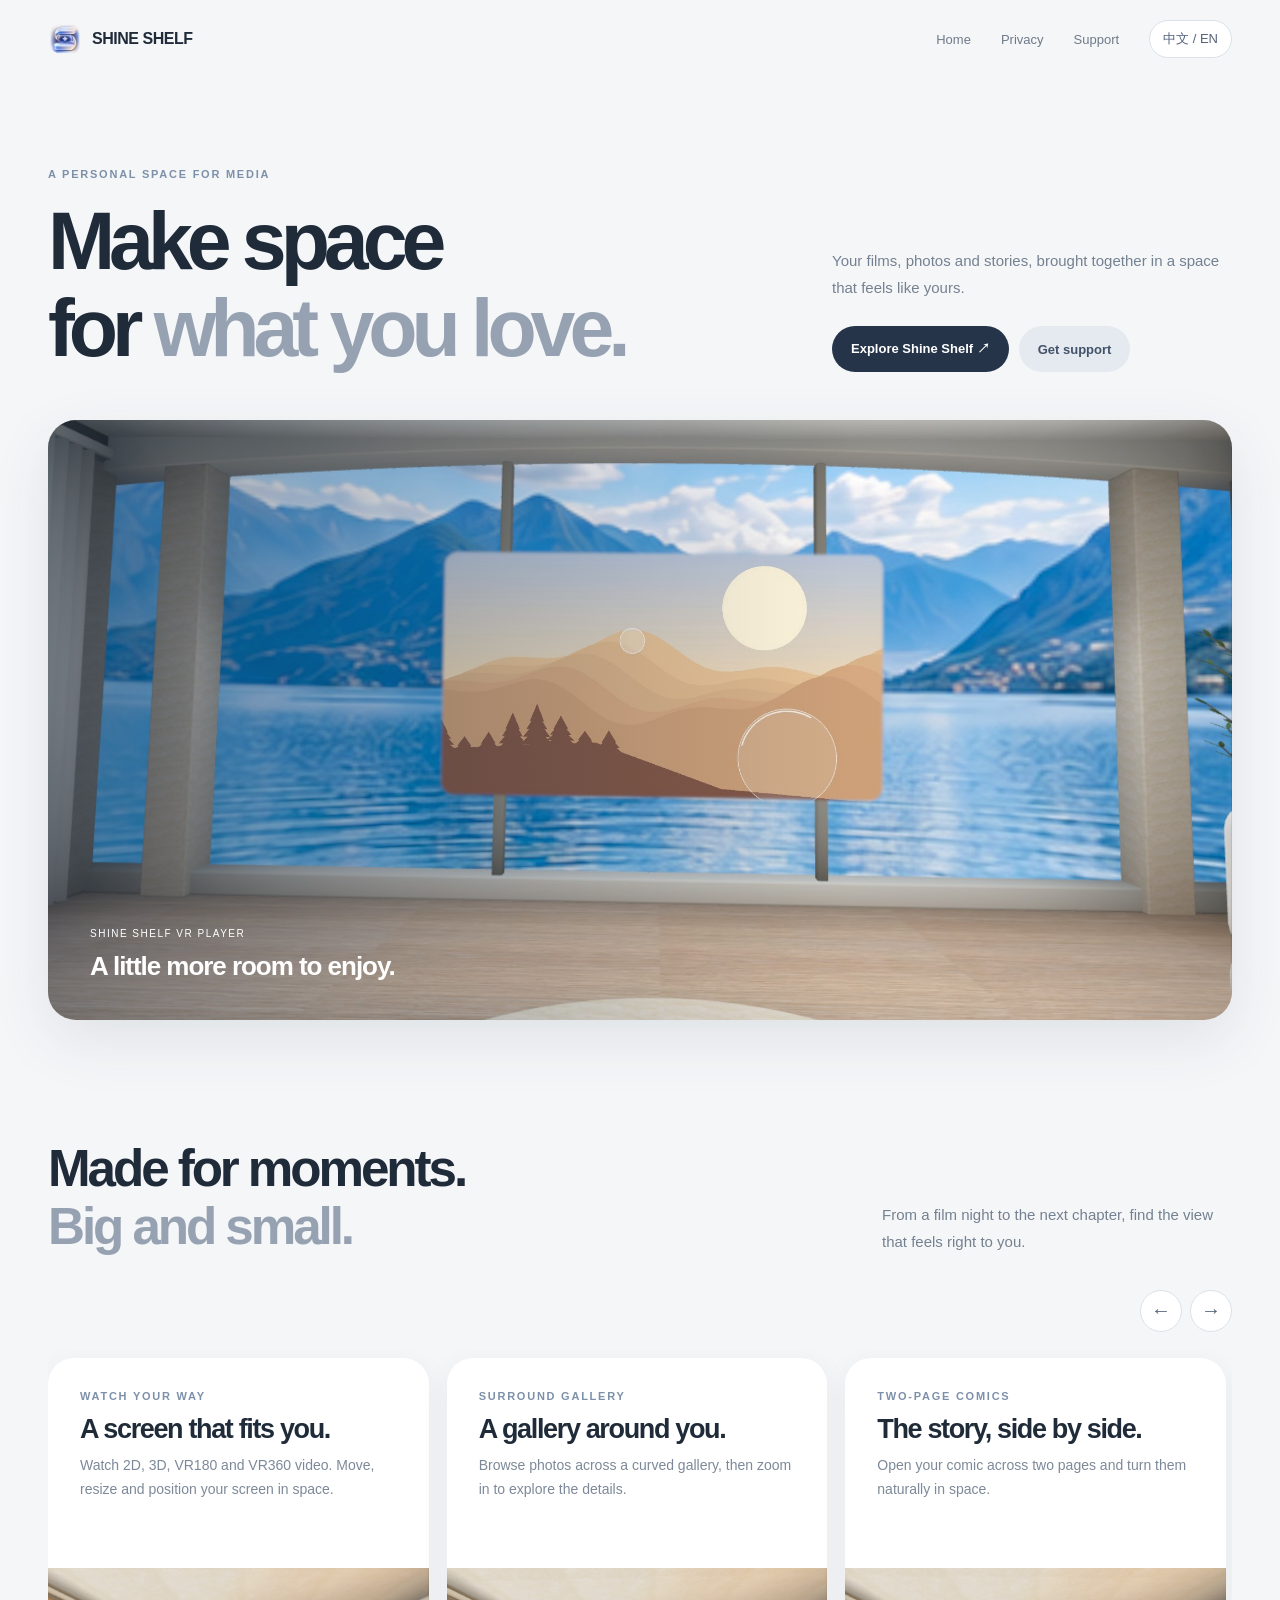
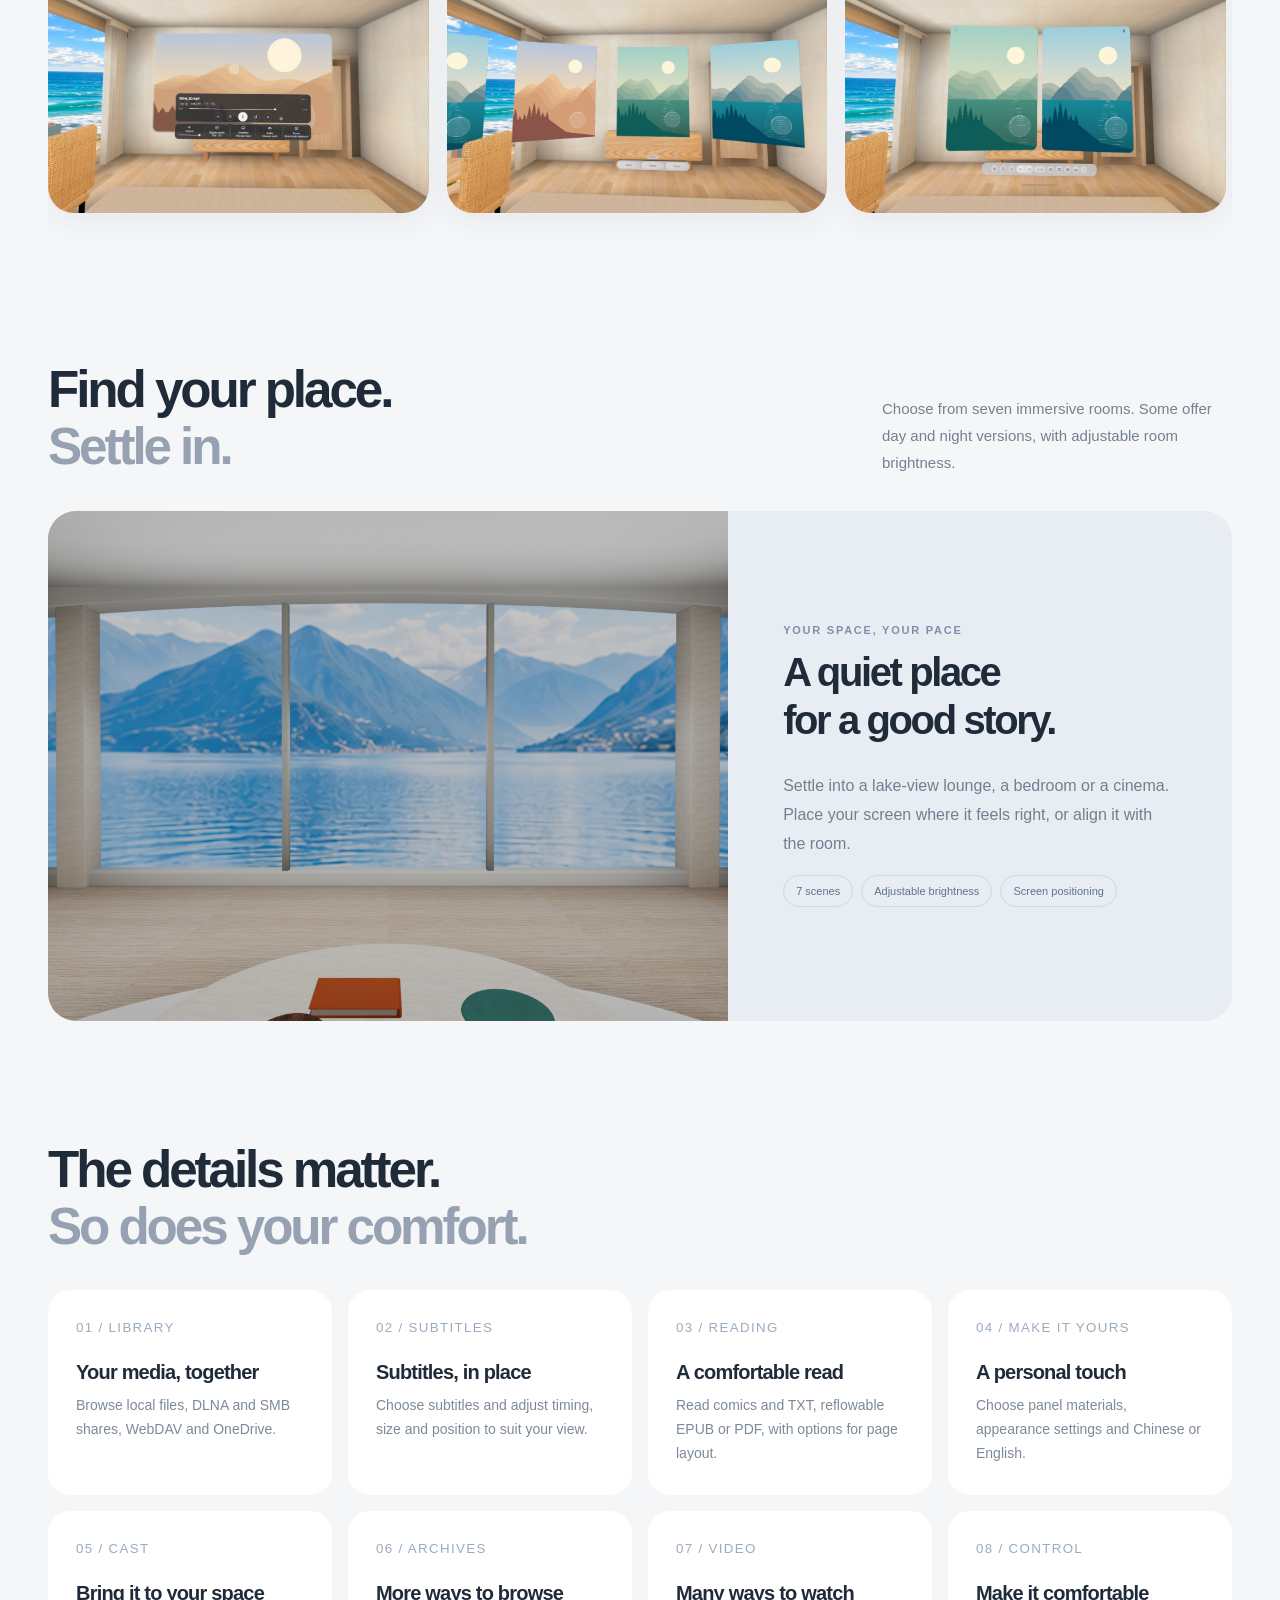
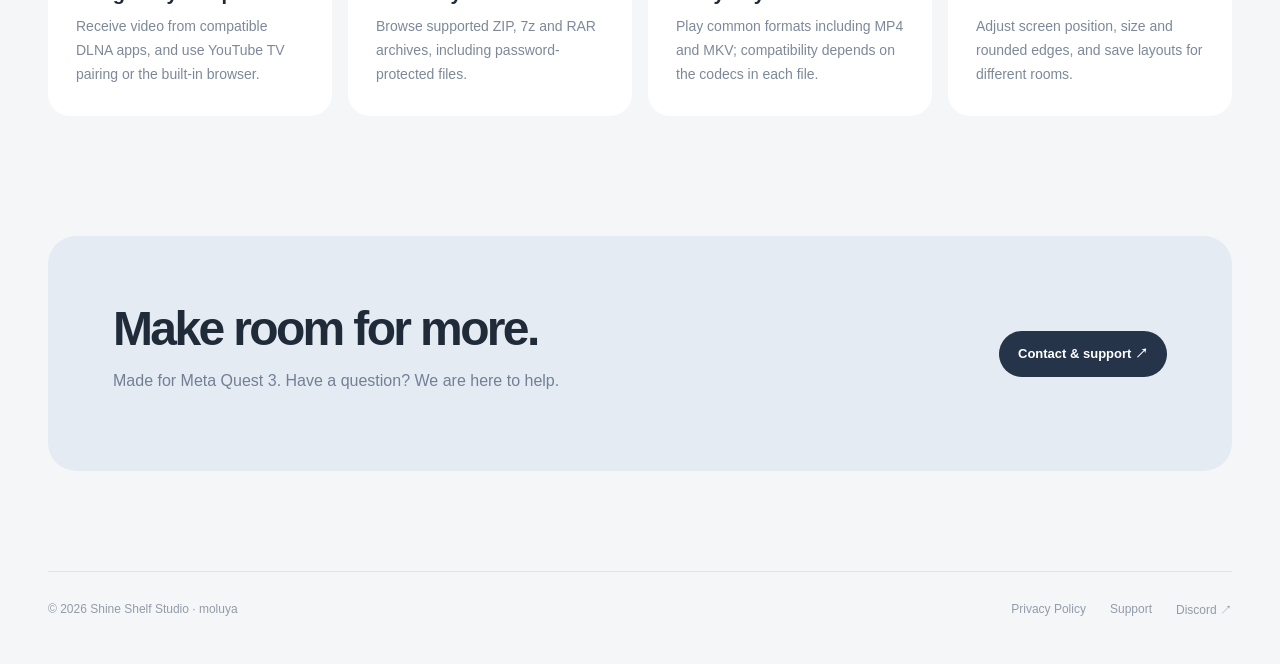
<file: index.html>
<!doctype html><html lang="zh-CN"><head><meta charset="utf-8"><meta name="viewport" content="width=device-width,initial-scale=1"><meta name="theme-color" content="#f5f6f8"><title>光匣 · Shine Shelf VR Player</title><link rel="icon" href="assets/icon.png"><link rel="stylesheet" href="styles.css"><script defer src="site.js"></script></head><body><header class="wrap nav"><a class="brand" href="index.html"><img src="assets/icon.png" alt=""><span>SHINE SHELF</span></a><nav class="links" aria-label="Main navigation"><a class="home-link" href="index.html" data-en="Home">首页</a><a href="privacy.html" data-en="Privacy">隐私政策</a><a href="support.html" data-en="Support">支持</a><button class="lang" type="button">EN / 中文</button></nav></header><main><section class="wrap hero"><div class="hero-top"><div><div class="overline">A PERSONAL SPACE FOR MEDIA</div><h1 data-en="Make space<br>for <span>what you love.</span>">给喜欢的内容，<br><span>留一方空间。</span></h1></div><div class="hero-text"><p data-en="Your films, photos and stories, brought together in a space that feels like yours.">电影、图片和故事，在这里相遇。戴上头显，为自己的片刻留一个更自在的空间。</p><div class="actions"><a class="button" href="#explore" data-en="Explore Shine Shelf ↗">探索光匣 ↗</a><a class="button secondary" href="support.html" data-en="Get support">获取支持</a></div></div></div><div class="hero-image"><img src="assets/hero.jpg" alt="光匣湖景场景中的视频播放画面" data-alt-en="Video playback in the lake-view room"><div class="hero-label"><small>SHINE SHELF VR PLAYER</small><strong data-en="A little more room to enjoy.">把喜欢，放大一点。</strong></div></div></section><section class="wrap section" id="explore"><div class="section-head"><h2 class="section-title" data-en="Made for moments.<br><span>Big and small.</span>">喜欢的瞬间，<br><span>都有自己的位置。</span></h2><p data-en="From a film night to the next chapter, find the view that feels right to you.">从一场电影到一本漫画，用舒服的方式，沉浸在你自己的内容里。</p></div><div class="carousel-controls"><button type="button" class="carousel-prev" aria-label="向左滑动">←</button><button type="button" class="carousel-next" aria-label="向右滑动">→</button></div><div class="cards" tabindex="0" aria-label="功能展示"><article class="card"><div class="copy"><div class="overline" data-en="WATCH YOUR WAY">自在观看</div><h3 data-en="A screen that fits you.">屏幕，为你而放。</h3><p data-en="Watch 2D, 3D, VR180 and VR360 video. Move, resize and position your screen in space.">2D、3D、VR180 与 VR360 视频。移动、缩放，找到刚刚好的观看位置。</p></div><img src="assets/video.jpg" alt="视频播放界面" data-alt-en="Video playback" loading="lazy"></article><article class="card"><div class="copy"><div class="overline" data-en="SURROUND GALLERY">环绕画廊</div><h3 data-en="A gallery around you.">让回忆，环绕眼前。</h3><p data-en="Browse photos across a curved gallery, then zoom in to explore the details.">在环绕画廊中浏览图片，轻轻滑动，放大查看每个细节。</p></div><img src="assets/gallery.jpg" alt="环绕图片画廊" data-alt-en="Surround photo gallery" loading="lazy"></article><article class="card"><div class="copy"><div class="overline" data-en="TWO-PAGE COMICS">双页漫画</div><h3 data-en="The story, side by side.">双页展开，故事更完整。</h3><p data-en="Open your comic across two pages and turn them naturally in space.">两页并排展开，用空间翻页开启下一章。</p></div><img src="assets/comic.jpg" alt="双页漫画阅读" data-alt-en="Two-page comic reader" loading="lazy"></article><article class="card"><div class="copy"><div class="overline" data-en="SINGLE-PAGE COMICS">单页漫画</div><h3 data-en="One page at a time.">一页一页，慢慢看。</h3><p data-en="Switch to a single page and find a comfortable view for every panel.">切换单页阅读，在舒适的视角里看清每一格。</p></div><img src="assets/comic-single.jpg" alt="单页漫画阅读" data-alt-en="Single-page comic reading" loading="lazy"></article><article class="card"><div class="copy"><div class="overline" data-en="EBOOKS">电子书</div><h3 data-en="A little space to read.">故事，有了自己的空间。</h3><p data-en="Read a book in one or two pages, and choose a comfortable text size and background.">单页或双页阅读，调整字号与背景，找到属于你的阅读节奏。</p></div><img src="assets/reading.jpg" alt="双页电子书阅读" data-alt-en="Two-page ebook reader" loading="lazy"></article></div></section><section class="wrap section"><div class="section-head"><h2 class="section-title" data-en="Find your place.<br><span>Settle in.</span>">换个场景，<br><span>换种心情。</span></h2><p data-en="Choose from seven immersive rooms. Some offer day and night versions, with adjustable room brightness.">七个沉浸场景，还有透视和纯色背景。部分场景可切换昼夜，房间亮度也能按喜好调整。</p></div><div class="scene"><img src="assets/lake.png" alt="湖景客厅场景示意" data-alt-en="Lake lounge scene preview" loading="lazy"><div class="scene-copy"><div class="overline">YOUR SPACE, YOUR PACE</div><h3 data-en="A quiet place<br>for a good story.">好故事，<br>值得一个好地方。</h3><p data-en="Settle into a lake-view lounge, a bedroom or a cinema. Place your screen where it feels right, or align it with the room.">湖畔客厅、卧室、影院……挑一个喜欢的空间，再将屏幕调整到舒服的位置。</p><div class="chips"><span class="chip" data-en="7 scenes">7 个场景</span><span class="chip" data-en="Adjustable brightness">亮度可调</span><span class="chip" data-en="Screen positioning">屏幕定位</span></div></div></div></section><section class="wrap section"><div class="section-head"><h2 class="section-title" data-en="The details matter.<br><span>So does your comfort.</span>">好用的细节，<br><span>让沉浸更自然。</span></h2></div><div class="features"><article class="feature"><small>01 / LIBRARY</small><h3 data-en="Your media, together">内容，汇聚一处</h3><p data-en="Browse local files, DLNA and SMB shares, WebDAV and OneDrive.">浏览本地文件、DLNA 与 SMB 共享、WebDAV 和 OneDrive。</p></article><article class="feature"><small>02 / SUBTITLES</small><h3 data-en="Subtitles, in place">字幕，恰到好处</h3><p data-en="Choose subtitles and adjust timing, size and position to suit your view.">选择字幕，调整时间、字号与位置，让观看更从容。</p></article><article class="feature"><small>03 / READING</small><h3 data-en="A comfortable read">读起来，刚刚好</h3><p data-en="Read comics and TXT, reflowable EPUB or PDF, with options for page layout.">漫画、TXT、可重排 EPUB 与 PDF，支持阅读布局调整。</p></article><article class="feature"><small>04 / MAKE IT YOURS</small><h3 data-en="A personal touch">风格，由你决定</h3><p data-en="Choose panel materials, appearance settings and Chinese or English.">面板材质、外观设置与中英文界面，按你的喜好选择。</p></article><article class="feature"><small>05 / CAST</small><h3 data-en="Bring it to your space">投屏，轻松观看</h3><p data-en="Receive video from compatible DLNA apps, and use YouTube TV pairing or the built-in browser.">接收兼容 DLNA 应用的视频投屏，也可使用 YouTube 电视配对或内置网页浏览器。</p></article><article class="feature"><small>06 / ARCHIVES</small><h3 data-en="More ways to browse">压缩包，也能浏览</h3><p data-en="Browse supported ZIP, 7z and RAR archives, including password-protected files.">浏览支持的 ZIP、7z 和 RAR 压缩包，也可输入密码访问加密文件。</p></article><article class="feature"><small>07 / VIDEO</small><h3 data-en="Many ways to watch">格式，多一种选择</h3><p data-en="Play common formats including MP4 and MKV; compatibility depends on the codecs in each file.">支持 MP4、MKV 等常见格式，实际兼容性取决于文件编码和设备。</p></article><article class="feature"><small>08 / CONTROL</small><h3 data-en="Make it comfortable">画面，随你调整</h3><p data-en="Adjust screen position, size and rounded edges, and save layouts for different rooms.">调整画面位置、大小与圆角边缘，并为不同场景记住布局。</p></article></div><div class="end"><div><h2 data-en="Make room for more.">为喜欢的内容，留点空间。</h2><p data-en="Made for Meta Quest 3. Have a question? We are here to help.">为 Meta Quest 3 打造。有问题或建议，欢迎告诉我们。</p></div><a class="button" href="support.html" data-en="Contact &amp; support ↗">联系与支持 ↗</a></div></section></main><footer class="wrap footer"><span>© 2026 Shine Shelf Studio · moluya</span><div class="foot-links"><a href="privacy.html" data-en="Privacy Policy">隐私政策</a><a href="support.html" data-en="Support">支持</a><a href="https://discord.gg/4GgymwGmHX">Discord ↗</a></div></footer></body></html>
</file>
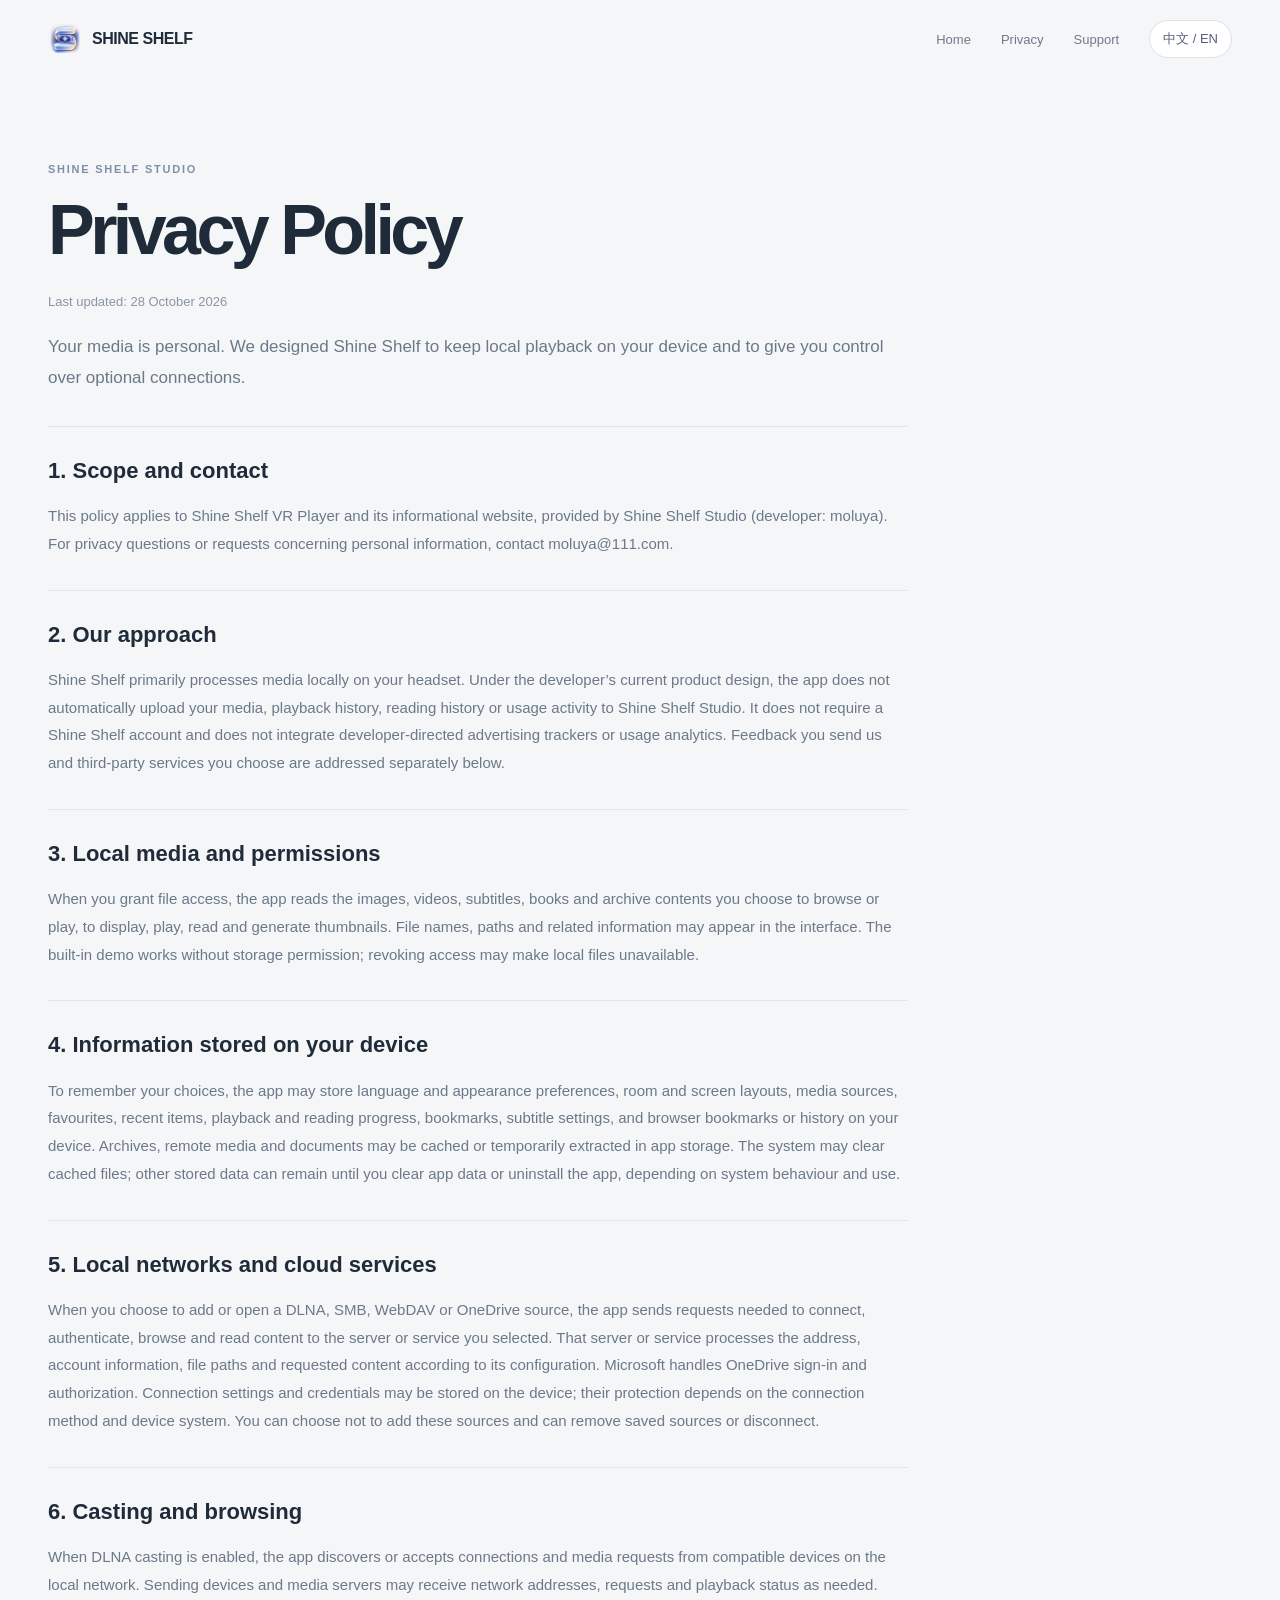
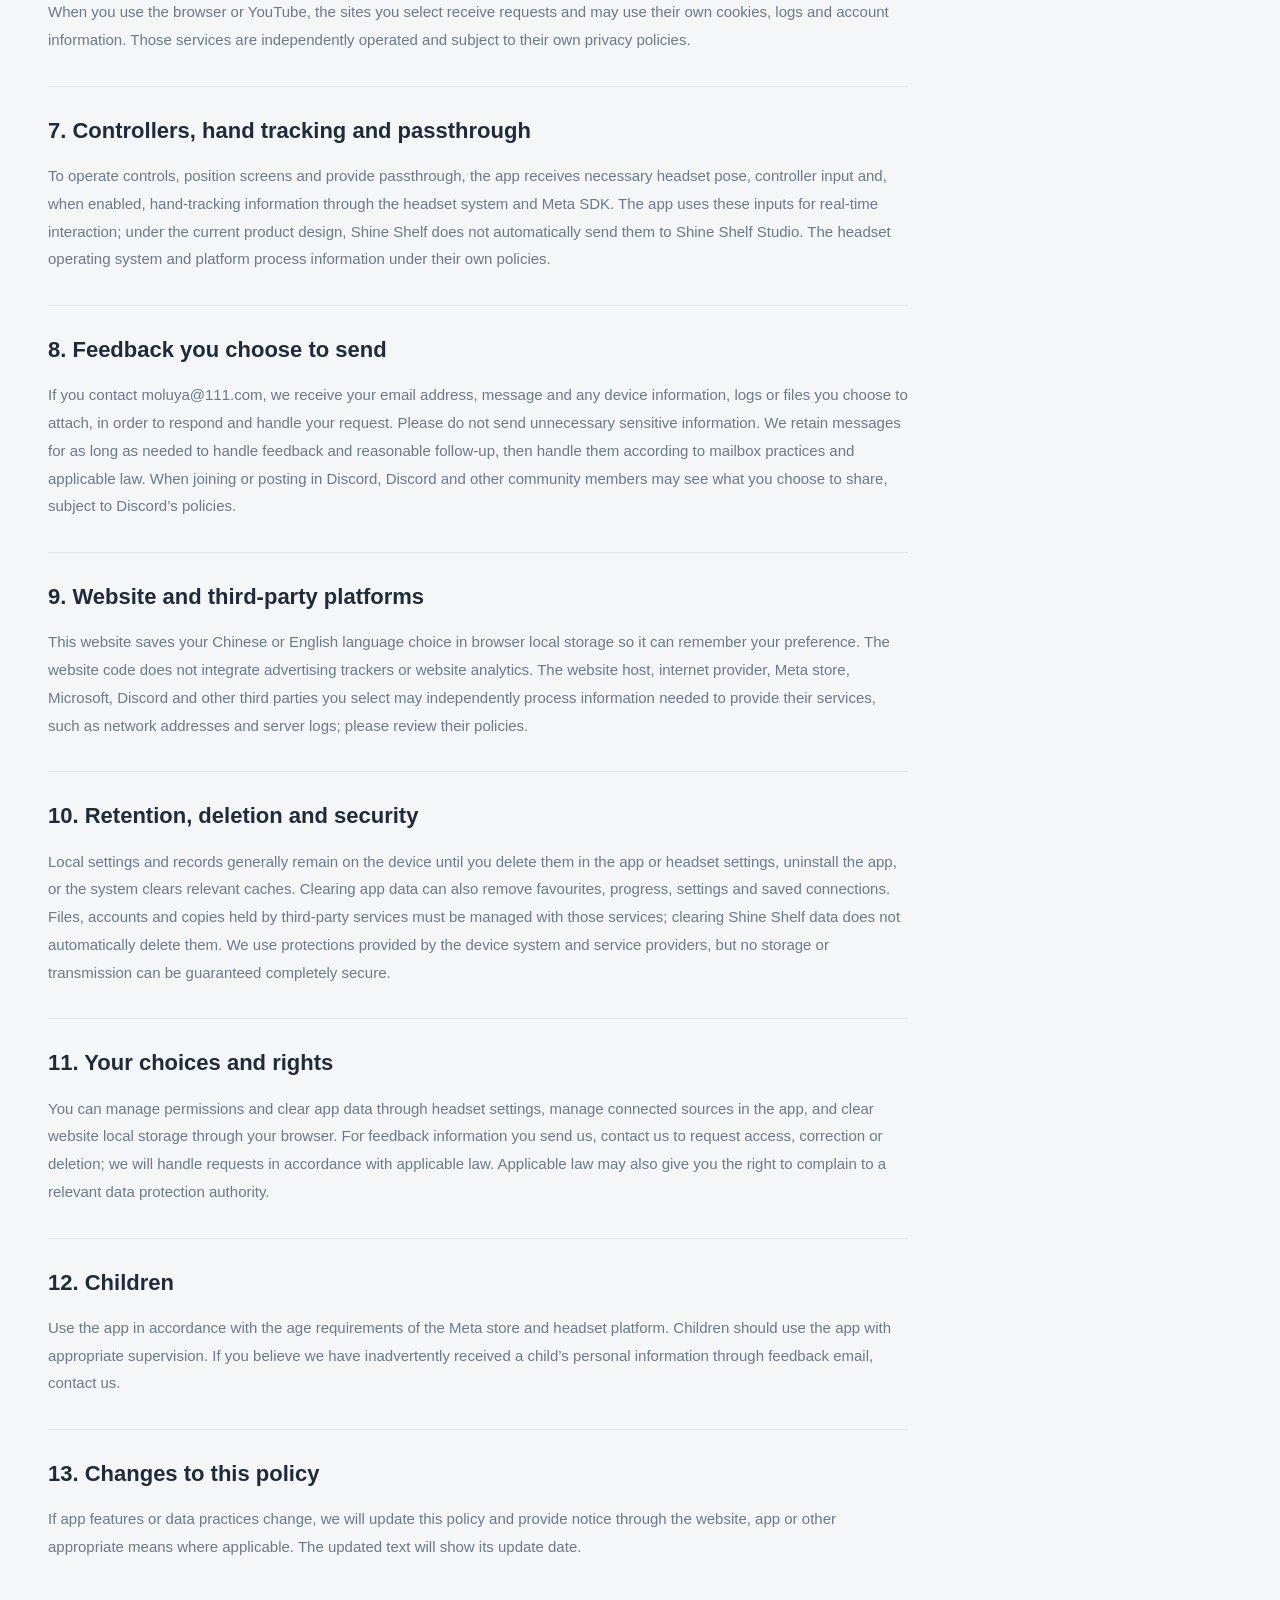
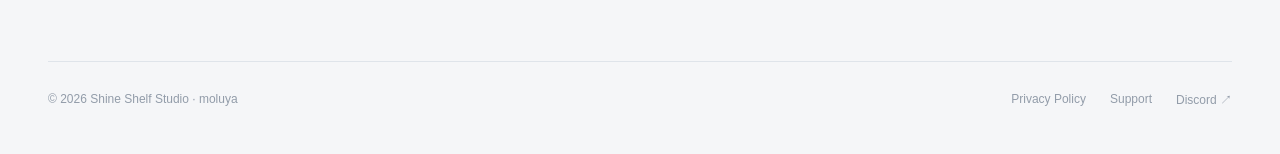
<file: privacy.html>
<!doctype html><html lang="zh-CN"><head><meta charset="utf-8"><meta name="viewport" content="width=device-width,initial-scale=1"><meta name="theme-color" content="#f5f6f8"><title>光匣 · Shine Shelf VR Player</title><link rel="icon" href="assets/icon.png"><link rel="stylesheet" href="styles.css"><script defer src="site.js"></script></head><body><header class="wrap nav"><a class="brand" href="index.html"><img src="assets/icon.png" alt=""><span>SHINE SHELF</span></a><nav class="links" aria-label="Main navigation"><a class="home-link" href="index.html" data-en="Home">首页</a><a href="privacy.html" data-en="Privacy">隐私政策</a><a href="support.html" data-en="Support">支持</a><button class="lang" type="button">EN / 中文</button></nav></header><main class="wrap"><article class="doc privacy-doc"><div class="overline">SHINE SHELF STUDIO</div><h1 data-en="Privacy Policy">隐私政策</h1><p class="privacy-date" data-en="Last updated: 28 October 2026">更新日期：2026 年 10 月 28 日</p><p class="lead" data-en="Your media is personal. We designed Shine Shelf to keep local playback on your device and to give you control over optional connections.">你的媒体属于你。光匣以设备本地处理为基础，网络连接由你选择。</p><section><h2 data-en="1. Scope and contact">1. 适用范围与联系我们</h2><p data-en="This policy applies to Shine Shelf VR Player and its informational website, provided by Shine Shelf Studio (developer: moluya). For privacy questions or requests concerning personal information, contact moluya@111.com.">本政策适用于 Shine Shelf Studio（开发者 moluya）提供的光匣 VR 播放器及其介绍网站。隐私问题或有关个人信息的请求，请发送至 moluya@111.com。</p></section><section><h2 data-en="2. Our approach">2. 我们的基本原则</h2><p data-en="Shine Shelf primarily processes media locally on your headset. Under the developer’s current product design, the app does not automatically upload your media, playback history, reading history or usage activity to Shine Shelf Studio. It does not require a Shine Shelf account and does not integrate developer-directed advertising trackers or usage analytics. Feedback you send us and third-party services you choose are addressed separately below.">光匣主要在你的头显本地处理媒体。根据开发者目前的产品设计，应用不会主动向 Shine Shelf Studio 上传你的媒体文件、播放历史、阅读记录或使用行为；不要求创建光匣账号，也未接入面向开发者的广告追踪或使用统计服务。你主动发送的反馈，以及你选择连接的第三方服务，按下文分别处理。</p></section><section><h2 data-en="3. Local media and permissions">3. 本地媒体与访问权限</h2><p data-en="When you grant file access, the app reads the images, videos, subtitles, books and archive contents you choose to browse or play, to display, play, read and generate thumbnails. File names, paths and related information may appear in the interface. The built-in demo works without storage permission; revoking access may make local files unavailable.">当你授权文件访问，应用会读取你选择浏览或播放的图片、视频、字幕、电子书和压缩包内容，用于显示、播放、阅读和生成缩略图。文件名称、路径及相关信息可能显示在应用界面。无需授予访问权限即可使用内置演示素材；撤销权限后，相关本地文件可能无法访问。</p></section><section><h2 data-en="4. Information stored on your device">4. 保存在设备上的信息</h2><p data-en="To remember your choices, the app may store language and appearance preferences, room and screen layouts, media sources, favourites, recent items, playback and reading progress, bookmarks, subtitle settings, and browser bookmarks or history on your device. Archives, remote media and documents may be cached or temporarily extracted in app storage. The system may clear cached files; other stored data can remain until you clear app data or uninstall the app, depending on system behaviour and use.">为记住你的选择，应用可能在设备上保存语言、界面外观、场景与屏幕布局、媒体来源、收藏、最近观看记录、播放／阅读进度、书签、字幕设置和浏览器书签或历史记录。压缩包、远程媒体和文档可能被缓存或临时解压到应用存储中。缓存可能被系统清理，也可能保留到用户清理应用数据或卸载应用；具体时间取决于系统和使用情况。</p></section><section><h2 data-en="5. Local networks and cloud services">5. 局域网与云端连接</h2><p data-en="When you choose to add or open a DLNA, SMB, WebDAV or OneDrive source, the app sends requests needed to connect, authenticate, browse and read content to the server or service you selected. That server or service processes the address, account information, file paths and requested content according to its configuration. Microsoft handles OneDrive sign-in and authorization. Connection settings and credentials may be stored on the device; their protection depends on the connection method and device system. You can choose not to add these sources and can remove saved sources or disconnect.">当你主动添加或打开 DLNA、SMB、WebDAV 或 OneDrive 来源，应用会向你选择的服务器或服务发送建立连接、登录、浏览和读取内容所需的请求。服务地址、账户信息、文件路径和请求的内容会由该服务器或服务按其配置处理；OneDrive 登录与授权由 Microsoft 处理。连接所需的配置和凭据可能保存在设备上；具体凭据的存储保护取决于连接方式与设备系统。你可以不添加这些来源，并在应用中删除已保存的来源或退出连接。</p></section><section><h2 data-en="6. Casting and browsing">6. 投屏与网页</h2><p data-en="When DLNA casting is enabled, the app discovers or accepts connections and media requests from compatible devices on the local network. Sending devices and media servers may receive network addresses, requests and playback status as needed. When you use the browser or YouTube, the sites you select receive requests and may use their own cookies, logs and account information. Those services are independently operated and subject to their own privacy policies.">启用 DLNA 投屏后，应用会在局域网中发现或接受兼容设备发送的连接和媒体请求，发送设备与媒体服务器可能接收必要的网络地址、请求及播放状态。使用内置浏览器或 YouTube 时，你选择的网站会收到访问请求，并可能使用自己的 Cookie、日志和账号信息。相关服务由其提供方独立运营，适用其各自的隐私政策。</p></section><section><h2 data-en="7. Controllers, hand tracking and passthrough">7. 手柄、手势与透视</h2><p data-en="To operate controls, position screens and provide passthrough, the app receives necessary headset pose, controller input and, when enabled, hand-tracking information through the headset system and Meta SDK. The app uses these inputs for real-time interaction; under the current product design, Shine Shelf does not automatically send them to Shine Shelf Studio. The headset operating system and platform process information under their own policies.">为操作界面、定位屏幕和提供透视体验，应用通过头显系统及 Meta SDK 接收必要的设备姿态、手柄输入和在你启用时的手部追踪信息。应用使用这些信息完成实时交互；根据当前产品设计，光匣不会主动把这些信息发送给 Shine Shelf Studio。头显操作系统和平台对相关信息的处理受其自身政策约束。</p></section><section><h2 data-en="8. Feedback you choose to send">8. 你主动发送的反馈</h2><p data-en="If you contact moluya@111.com, we receive your email address, message and any device information, logs or files you choose to attach, in order to respond and handle your request. Please do not send unnecessary sensitive information. We retain messages for as long as needed to handle feedback and reasonable follow-up, then handle them according to mailbox practices and applicable law. When joining or posting in Discord, Discord and other community members may see what you choose to share, subject to Discord’s policies.">如果你通过 moluya@111.com 联系我们，我们会收到你发送的邮箱地址、邮件内容及你主动附上的设备信息、日志或文件，用于回复和处理请求。请不要发送不必要的敏感信息。我们会在处理反馈及合理后续沟通所需期间保存邮件，之后根据邮箱管理方式或适用法律处理。加入 Discord 或在群组中发言时，Discord 和其他群组成员可能看到你选择公开的信息，适用 Discord 的政策。</p></section><section><h2 data-en="9. Website and third-party platforms">9. 网站与第三方平台</h2><p data-en="This website saves your Chinese or English language choice in browser local storage so it can remember your preference. The website code does not integrate advertising trackers or website analytics. The website host, internet provider, Meta store, Microsoft, Discord and other third parties you select may independently process information needed to provide their services, such as network addresses and server logs; please review their policies.">本网站的中英文选择使用浏览器本地存储保存，以便下次访问时记住语言；本网站代码未接入广告追踪或网站分析服务。网站托管服务商、互联网服务商、Meta 商店、Microsoft、Discord 及你选择的其他第三方可能独立处理访问或服务所需的信息，例如网络地址和服务器日志；请查阅各自政策。</p></section><section><h2 data-en="10. Retention, deletion and security">10. 保存、删除与安全</h2><p data-en="Local settings and records generally remain on the device until you delete them in the app or headset settings, uninstall the app, or the system clears relevant caches. Clearing app data can also remove favourites, progress, settings and saved connections. Files, accounts and copies held by third-party services must be managed with those services; clearing Shine Shelf data does not automatically delete them. We use protections provided by the device system and service providers, but no storage or transmission can be guaranteed completely secure.">本地设置与记录通常保留在设备上，直至你在应用或头显系统中删除数据、卸载应用，或系统清理相关缓存。清除应用数据可能同时删除收藏、进度、设置和已保存的连接。第三方服务中的文件、账号及其副本需要在对应服务中管理；清除光匣数据不会自动删除它们。我们采用设备系统和服务提供方提供的保护机制，但无法保证任何存储或网络传输绝对安全。</p></section><section><h2 data-en="11. Your choices and rights">11. 你的选择与权利</h2><p data-en="You can manage permissions and clear app data through headset settings, manage connected sources in the app, and clear website local storage through your browser. For feedback information you send us, contact us to request access, correction or deletion; we will handle requests in accordance with applicable law. Applicable law may also give you the right to complain to a relevant data protection authority.">你可以通过头显系统管理权限、清除应用数据，通过应用管理已连接来源，并通过浏览器设置清除网站本地存储。对于你主动发送给我们的反馈信息，你可以联系我们询问访问、更正或删除等请求；我们会按照适用法律处理。适用法律可能还赋予你向相关数据保护监管机构投诉的权利。</p></section><section><h2 data-en="12. Children">12. 未成年人</h2><p data-en="Use the app in accordance with the age requirements of the Meta store and headset platform. Children should use the app with appropriate supervision. If you believe we have inadvertently received a child’s personal information through feedback email, contact us.">请根据 Meta 商店及头显平台的年龄要求使用本应用。未成年人应在适当的监护下使用；如果你认为我们通过反馈邮件意外收到了未成年人的个人信息，请联系我们处理。</p></section><section><h2 data-en="13. Changes to this policy">13. 政策更新</h2><p data-en="If app features or data practices change, we will update this policy and provide notice through the website, app or other appropriate means where applicable. The updated text will show its update date.">如果应用功能或数据处理方式发生变化，我们会更新本政策，并在适当情况下通过网站、应用或其他适用方式提示。更新后的文本将标明更新日期。</p></section></article></main><footer class="wrap footer"><span>© 2026 Shine Shelf Studio · moluya</span><div class="foot-links"><a href="privacy.html" data-en="Privacy Policy">隐私政策</a><a href="support.html" data-en="Support">支持</a><a href="https://discord.gg/4GgymwGmHX">Discord ↗</a></div></footer></body></html>
</file>
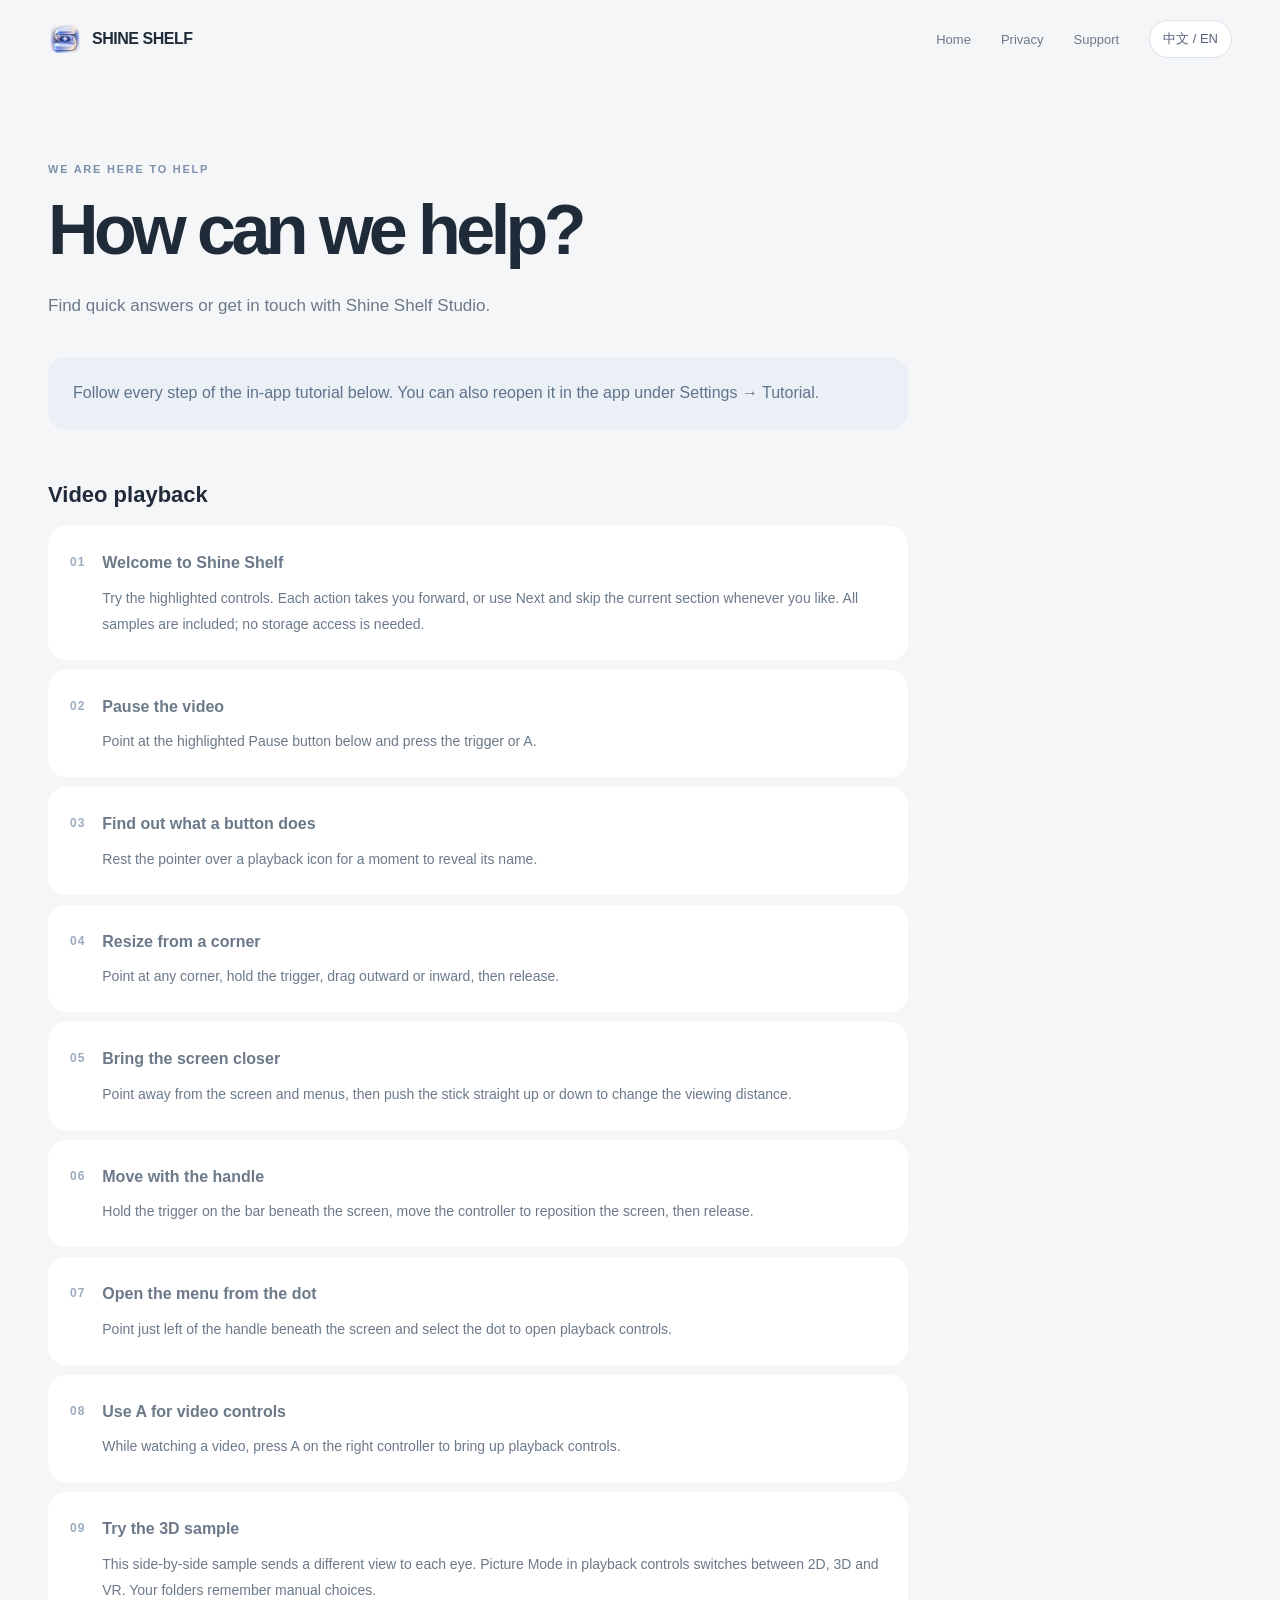
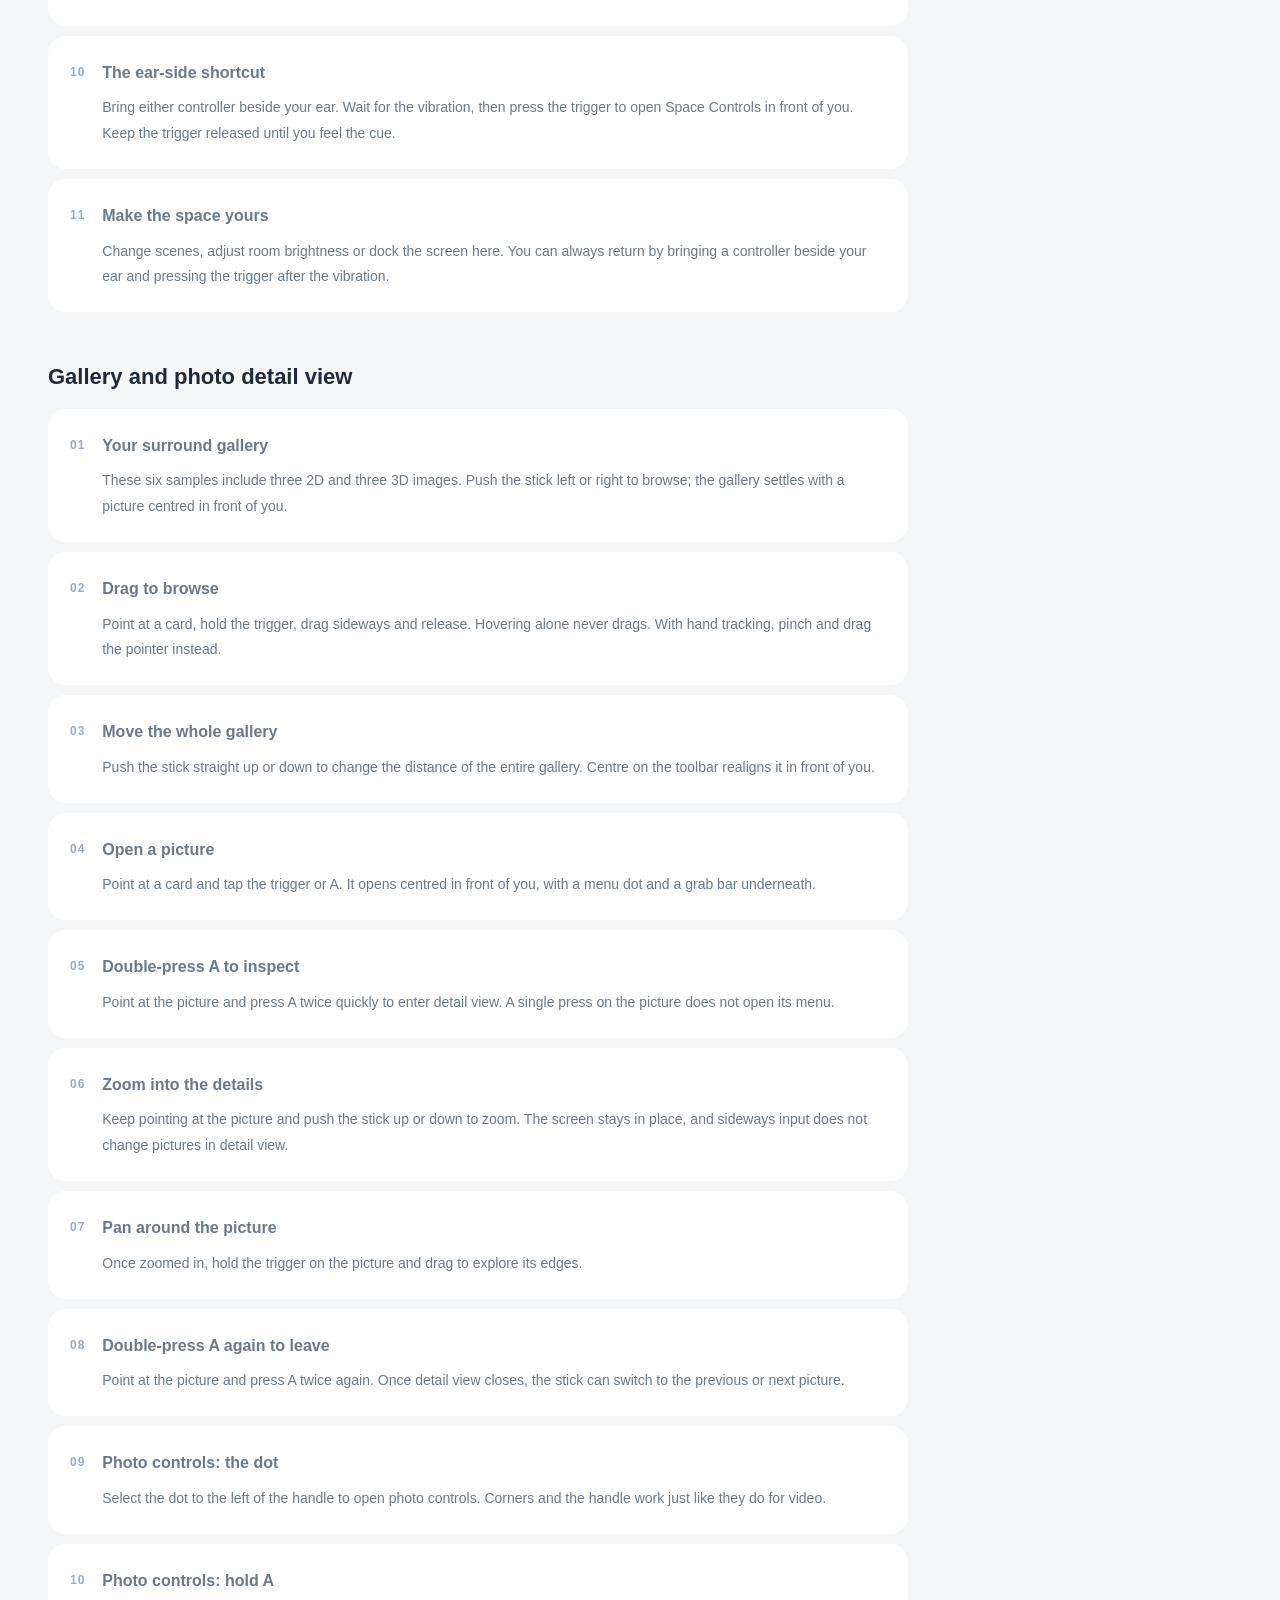
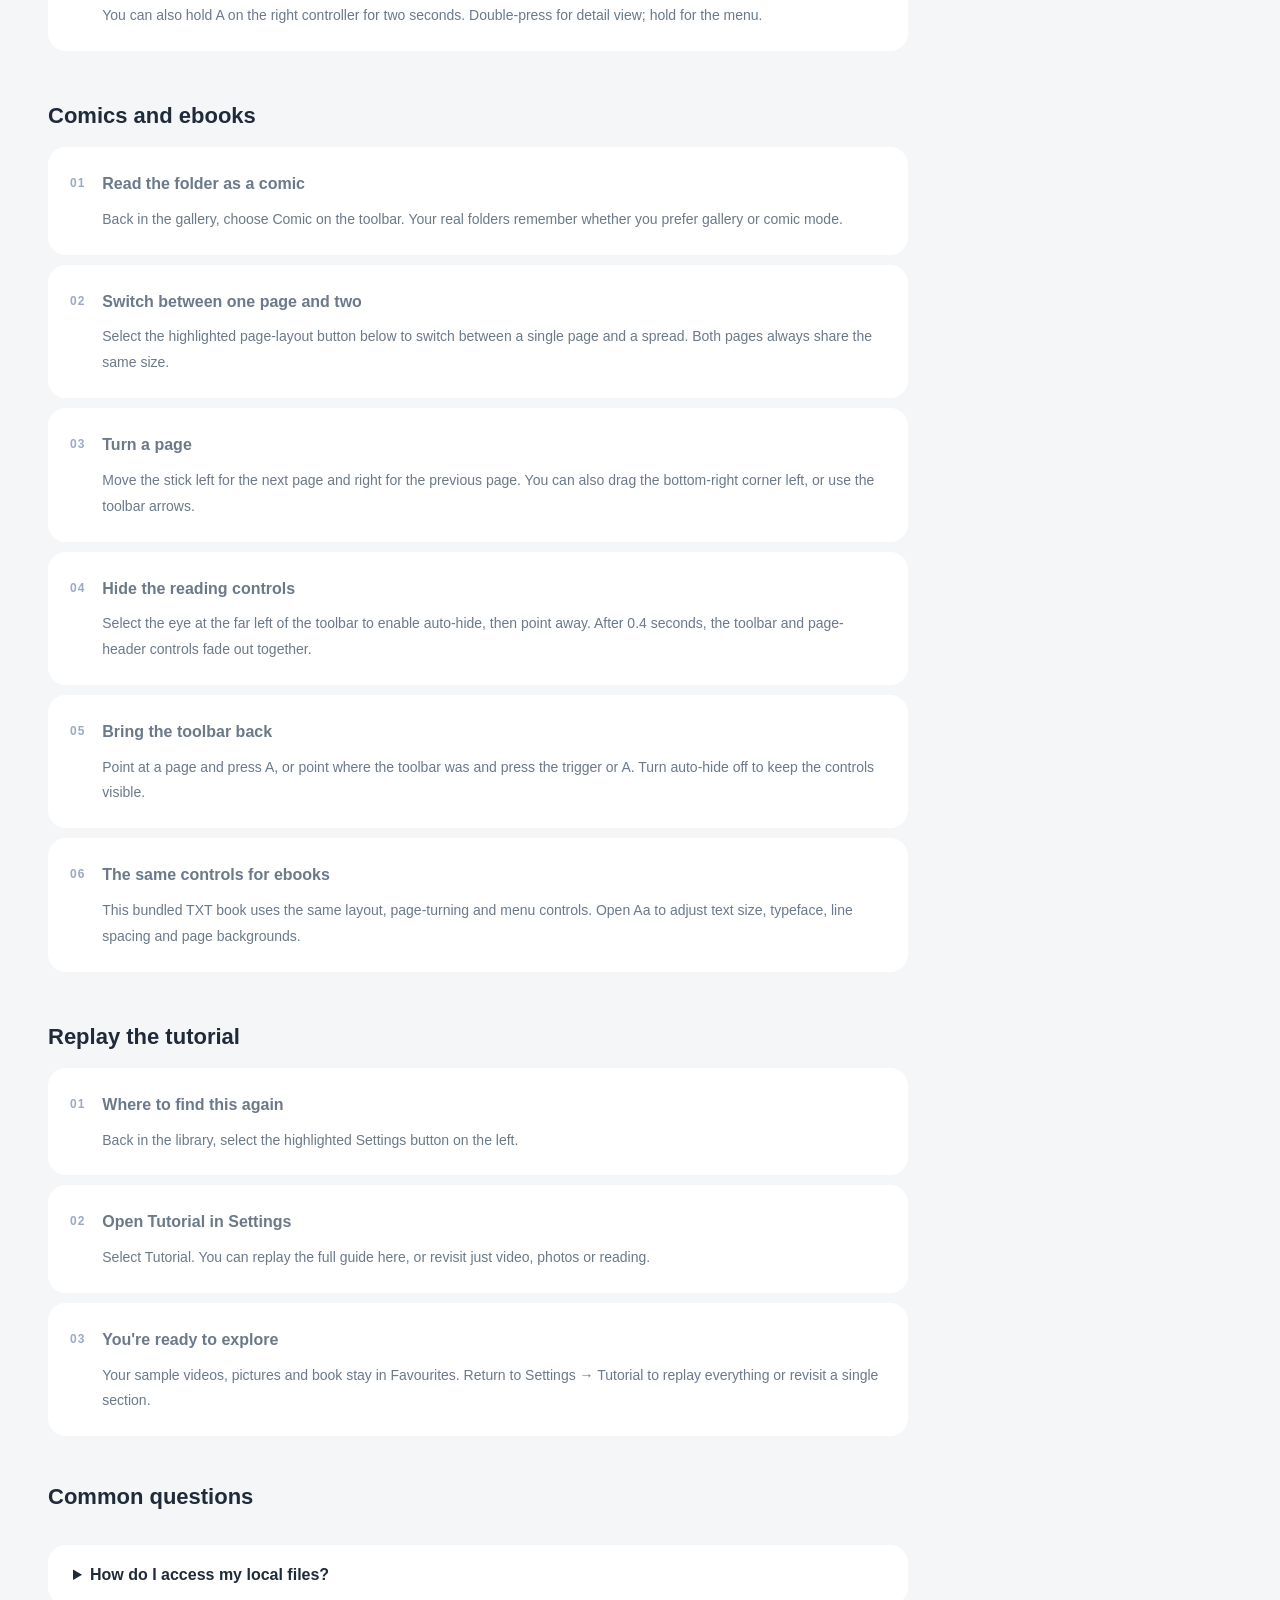
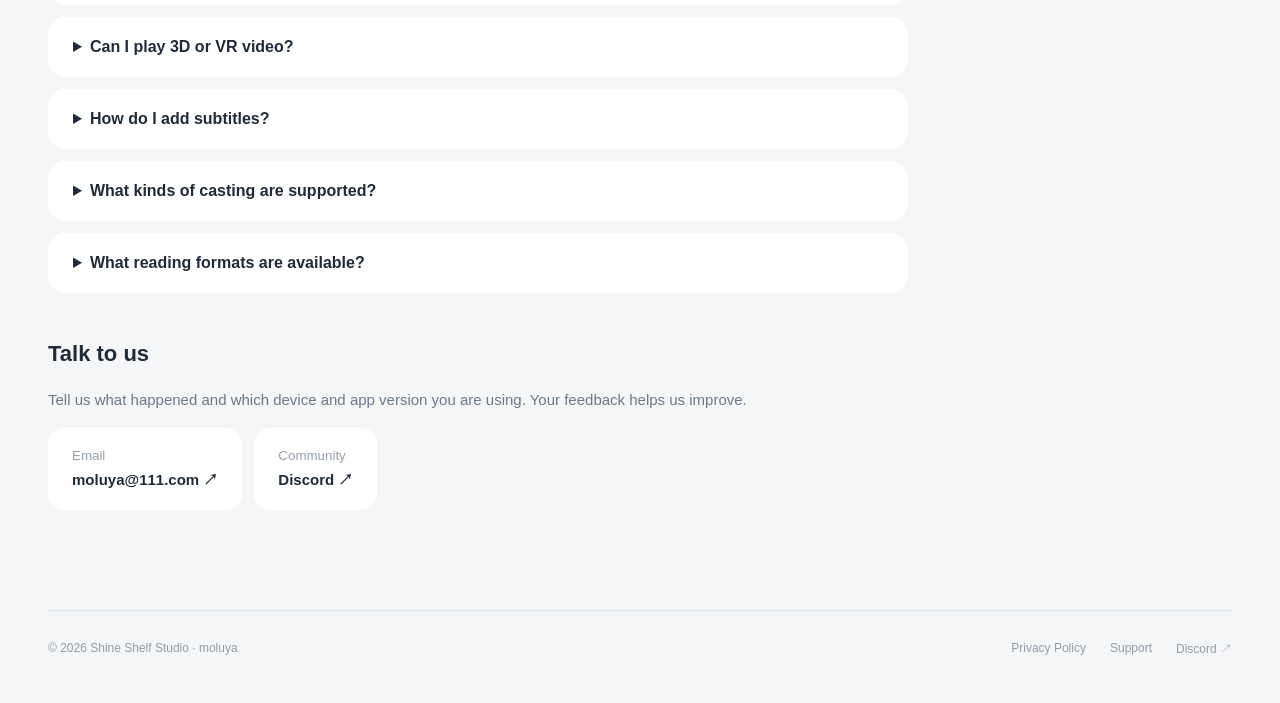
<file: support.html>
<!doctype html><html lang="zh-CN"><head><meta charset="utf-8"><meta name="viewport" content="width=device-width,initial-scale=1"><meta name="theme-color" content="#f5f6f8"><title>光匣 · Shine Shelf VR Player</title><link rel="icon" href="assets/icon.png"><link rel="stylesheet" href="styles.css"><script defer src="site.js"></script></head><body><header class="wrap nav"><a class="brand" href="index.html"><img src="assets/icon.png" alt=""><span>SHINE SHELF</span></a><nav class="links" aria-label="Main navigation"><a class="home-link" href="index.html" data-en="Home">首页</a><a href="privacy.html" data-en="Privacy">隐私政策</a><a href="support.html" data-en="Support">支持</a><button class="lang" type="button">EN / 中文</button></nav></header><main class="wrap"><article class="doc"><div class="overline">WE ARE HERE TO HELP</div><h1 data-en="How can we help?">有什么可以帮你？</h1><p class="lead" data-en="Find quick answers or get in touch with Shine Shelf Studio.">从常见问题开始，或者直接联系 Shine Shelf Studio。</p><div class="tutorial-intro" data-en="Follow every step of the in-app tutorial below. You can also reopen it in the app under Settings → Tutorial.">以下按应用内引导的顺序，逐步介绍全部操作。你也可以在应用的「设置 → 教程」中重新学习。</div><section class="tutorial-section"><h2 data-en="Video playback">视频播放</h2><ol class="tutorial-steps"><li><div><strong data-en="Welcome to Shine Shelf">欢迎来到光匣</strong><p data-en="Try the highlighted controls. Each action takes you forward, or use Next and skip the current section whenever you like. All samples are included; no storage access is needed.">跟着高亮区域试一试。完成操作后会自动继续，也可以点下一步，或跳过当前部分。全程使用内置素材，无需文件权限。</p></div></li><li><div><strong data-en="Pause the video">先暂停视频</strong><p data-en="Point at the highlighted Pause button below and press the trigger or A.">对准下方高亮的暂停按钮，按扳机或 A。</p></div></li><li><div><strong data-en="Find out what a button does">不知道按钮做什么？</strong><p data-en="Rest the pointer over a playback icon for a moment to reveal its name.">把指针停在任意播放菜单图标上，稍等片刻，就会出现功能名称。</p></div></li><li><div><strong data-en="Resize from a corner">用四角调整大小</strong><p data-en="Point at any corner, hold the trigger, drag outward or inward, then release.">对准画面四个角中的任意一个，按住扳机，向外或向内拖动，然后松开。</p></div></li><li><div><strong data-en="Bring the screen closer">调整观看距离</strong><p data-en="Point away from the screen and menus, then push the stick straight up or down to change the viewing distance.">先把指针移到屏幕和菜单外，再向上或向下推摇杆，平滑调整屏幕远近。</p></div></li><li><div><strong data-en="Move with the handle">底部横条就是把手</strong><p data-en="Hold the trigger on the bar beneath the screen, move the controller to reposition the screen, then release.">对准屏幕下方横条，按住扳机并移动手柄，让屏幕移到舒服的位置，再松开。</p></div></li><li><div><strong data-en="Open the menu from the dot">通过圆点打开菜单</strong><p data-en="Point just left of the handle beneath the screen and select the dot to open playback controls.">移到屏幕正下方横条左侧的圆点，按扳机打开播放菜单。</p></div></li><li><div><strong data-en="Use A for video controls">A 键也能打开视频菜单</strong><p data-en="While watching a video, press A on the right controller to bring up playback controls.">在视频播放时按一下右手 A 键，也可以叫出菜单。</p></div></li><li><div><strong data-en="Try the 3D sample">试试真正的 3D 视频</strong><p data-en="This side-by-side sample sends a different view to each eye. Picture Mode in playback controls switches between 2D, 3D and VR. Your folders remember manual choices.">现在播放内置的左右 3D 演示，两眼看到各自画面。播放菜单里的画面模式可切换 2D、3D 和 VR；你的文件夹会记住手动选择。</p></div></li><li><div><strong data-en="The ear-side shortcut">最重要：耳侧空间菜单</strong><p data-en="Bring either controller beside your ear. Wait for the vibration, then press the trigger to open Space Controls in front of you. Keep the trigger released until you feel the cue.">把任意手柄移到耳侧。感觉到振动后，再按一下扳机，空间控制菜单就会出现在正前方。不要提前按住扳机。</p></div></li><li><div><strong data-en="Make the space yours">在这里控制整个空间</strong><p data-en="Change scenes, adjust room brightness or dock the screen here. You can always return by bringing a controller beside your ear and pressing the trigger after the vibration.">这里能切换场景、调整房间亮度和固定屏幕。以后随时把手柄放到耳侧，等振动后按扳机，就能回来。</p></div></li></ol></section><section class="tutorial-section"><h2 data-en="Gallery and photo detail view">图片画廊与浏览</h2><ol class="tutorial-steps"><li><div><strong data-en="Your surround gallery">环绕图片长廊</strong><p data-en="These six samples include three 2D and three 3D images. Push the stick left or right to browse; the gallery settles with a picture centred in front of you.">这是内置的 3 张 2D 和 3 张 3D 图片。左右推摇杆，让不同图片滑到正前方；停下后会自动对齐。</p></div></li><li><div><strong data-en="Drag to browse">也可以按住拖动</strong><p data-en="Point at a card, hold the trigger, drag sideways and release. Hovering alone never drags. With hand tracking, pinch and drag the pointer instead.">对准一张图片，按住扳机向左或向右拖动，再松开。只悬停不会拖动；手势指针也可以捏合拖动。</p></div></li><li><div><strong data-en="Move the whole gallery">整排图片一起移近或移远</strong><p data-en="Push the stick straight up or down to change the distance of the entire gallery. Centre on the toolbar realigns it in front of you.">向上或向下直推摇杆，调整整排图片的距离。下方的居中按钮可以重新对齐正前方。</p></div></li><li><div><strong data-en="Open a picture">打开一张图片</strong><p data-en="Point at a card and tap the trigger or A. It opens centred in front of you, with a menu dot and a grab bar underneath.">对准任意图片，轻按扳机或 A。图片总会在正前方打开；下方保留菜单圆点和移动横条。</p></div></li><li><div><strong data-en="Double-press A to inspect">双击 A，进入图片预览</strong><p data-en="Point at the picture and press A twice quickly to enter detail view. A single press on the picture does not open its menu.">对准图片，快速按两下 A，进入放大预览。单击 A 不会在图片上打开菜单。</p></div></li><li><div><strong data-en="Zoom into the details">放大细节，屏幕位置不动</strong><p data-en="Keep pointing at the picture and push the stick up or down to zoom. The screen stays in place, and sideways input does not change pictures in detail view.">保持指针对准图片，向上或向下推摇杆，放大或缩小图片。预览中左右摇杆不会切换图片。</p></div></li><li><div><strong data-en="Pan around the picture">按住图片拖动查看</strong><p data-en="Once zoomed in, hold the trigger on the picture and drag to explore its edges.">图片放大后，对准图片，按住扳机并拖动，查看画面边缘的细节。</p></div></li><li><div><strong data-en="Double-press A again to leave">再次双击 A，退出预览</strong><p data-en="Point at the picture and press A twice again. Once detail view closes, the stick can switch to the previous or next picture.">保持对准图片，再快速按两下 A。退出后左右摇杆恢复切换上一张、下一张。</p></div></li><li><div><strong data-en="Photo controls: the dot">图片菜单：下方圆点</strong><p data-en="Select the dot to the left of the handle to open photo controls. Corners and the handle work just like they do for video.">点屏幕下方横条左侧的圆点，打开图片菜单。四角缩放和底部横条与视频相同。</p></div></li><li><div><strong data-en="Photo controls: hold A">图片菜单：长按 A 两秒</strong><p data-en="You can also hold A on the right controller for two seconds. Double-press for detail view; hold for the menu.">还可以长按右手 A 键两秒打开菜单。双击 A 是预览，长按 A 是菜单。</p></div></li></ol></section><section class="tutorial-section"><h2 data-en="Comics and ebooks">漫画与电子书</h2><ol class="tutorial-steps"><li><div><strong data-en="Read the folder as a comic">同一文件夹，也能当漫画读</strong><p data-en="Back in the gallery, choose Comic on the toolbar. Your real folders remember whether you prefer gallery or comic mode.">回到长廊，选择下方的漫画。你在真实文件夹中选择的长廊／漫画模式会被记住。</p></div></li><li><div><strong data-en="Switch between one page and two">一键切换单双页</strong><p data-en="Select the highlighted page-layout button below to switch between a single page and a spread. Both pages always share the same size.">对准下方高亮的单双页按钮，按扳机或 A，切换单页与双页。两页始终保持统一尺寸。</p></div></li><li><div><strong data-en="Turn a page">像翻书一样翻页</strong><p data-en="Move the stick left for the next page and right for the previous page. You can also drag the bottom-right corner left, or use the toolbar arrows.">摇杆向左是下一页，向右是上一页。也可以按住纸张右下角往左拖动，或使用下方的左右按钮。</p></div></li><li><div><strong data-en="Hide the reading controls">按需隐藏阅读控件</strong><p data-en="Select the eye at the far left of the toolbar to enable auto-hide, then point away. After 0.4 seconds, the toolbar and page-header controls fade out together.">下方最左侧的眼睛按钮可以开启自动隐藏。指针离开菜单 0.4 秒后，菜单和页顶按钮一起隐藏。请开启后把指针移开。</p></div></li><li><div><strong data-en="Bring the toolbar back">把阅读菜单叫回来</strong><p data-en="Point at a page and press A, or point where the toolbar was and press the trigger or A. Turn auto-hide off to keep the controls visible.">对准书页按 A；也可以对准原来菜单所在位置，按扳机或 A。关闭眼睛按钮后，菜单会一直显示。</p></div></li><li><div><strong data-en="The same controls for ebooks">TXT 电子书，同样的操作</strong><p data-en="This bundled TXT book uses the same layout, page-turning and menu controls. Open Aa to adjust text size, typeface, line spacing and page backgrounds.">这是内置的 TXT 样书。单双页、翻页、隐藏菜单都一样；Aa 可调整字号、字体、行距和纸页背景。试着打开 Aa。</p></div></li></ol></section><section class="tutorial-section"><h2 data-en="Replay the tutorial">重新打开教程</h2><ol class="tutorial-steps"><li><div><strong data-en="Where to find this again">以后在哪里重学？</strong><p data-en="Back in the library, select the highlighted Settings button on the left.">回到媒体库，对准左侧高亮的设置按钮，按扳机或 A。</p></div></li><li><div><strong data-en="Open Tutorial in Settings">打开设置里的教程</strong><p data-en="Select Tutorial. You can replay the full guide here, or revisit just video, photos or reading.">点高亮的教程。以后可在这里重学完整教程，或只学习视频、图片、阅读中的一部分。</p></div></li><li><div><strong data-en="You&#x27;re ready to explore">现在可以自由探索了</strong><p data-en="Your sample videos, pictures and book stay in Favourites. Return to Settings → Tutorial to replay everything or revisit a single section.">演示视频、图片与样书会保留在收藏里。以后需要回顾时，打开设置 → 教程，可重学全部或单独一部分。</p></div></li></ol></section><h2 data-en="Common questions">常见问题</h2><div class="faq"><details><summary data-en="How do I access my local files?">如何访问本地文件？</summary><p data-en="Open the local library and grant the requested file access permission. You can then browse or add accessible folders.">打开本地媒体库，并在系统提示时授予文件访问权限。之后即可浏览或添加可访问的文件夹。</p></details><details><summary data-en="Can I play 3D or VR video?">可以播放 3D 或 VR 视频吗？</summary><p data-en="The player offers 2D, side-by-side or over-under 3D, VR180 and VR360 modes. Choose the mode that matches your file. Playback depends on the file's codecs and device support.">播放器提供 2D、左右或上下分屏 3D、VR180 和 VR360 模式。请根据文件选择对应模式；实际播放也取决于文件编码和设备支持情况。</p></details><details><summary data-en="How do I add subtitles?">如何使用字幕？</summary><p data-en="Use the playback menu to select available embedded or external subtitles. You can also adjust timing and appearance in subtitle settings.">在播放菜单中选择可用的内嵌或外挂字幕，也可以在字幕设置中调整同步时间与显示效果。</p></details><details><summary data-en="What kinds of casting are supported?">支持哪些投屏方式？</summary><p data-en="Shine Shelf supports video casting from compatible DLNA apps and a YouTube TV pairing/web experience. Phone screen mirroring through Miracast or AirPlay is not currently supported.">光匣支持兼容 DLNA 应用的视频投屏，以及 YouTube 电视配对／网页播放。目前不支持通过 Miracast 或 AirPlay 整屏镜像。</p></details><details><summary data-en="What reading formats are available?">支持哪些阅读内容？</summary><p data-en="Read image-based comics, TXT, reflowable EPUB and PDF. DRM and fixed-layout EPUB are not supported; compatibility varies by file.">支持图片漫画、TXT、可重排 EPUB 与 PDF。暂不支持 DRM 和固定版式 EPUB，具体兼容性取决于文件。</p></details></div><h2 data-en="Talk to us">联系我们</h2><p data-en="Tell us what happened and which device and app version you are using. Your feedback helps us improve.">告诉我们遇到的问题，以及你使用的设备和应用版本。你的反馈能帮助我们继续改进。</p><div class="contact"><a href="mailto:moluya@111.com"><small data-en="Email">电子邮箱</small><strong>moluya@111.com ↗</strong></a><a href="https://discord.gg/4GgymwGmHX"><small data-en="Community">社区</small><strong>Discord ↗</strong></a></div></article></main><footer class="wrap footer"><span>© 2026 Shine Shelf Studio · moluya</span><div class="foot-links"><a href="privacy.html" data-en="Privacy Policy">隐私政策</a><a href="support.html" data-en="Support">支持</a><a href="https://discord.gg/4GgymwGmHX">Discord ↗</a></div></footer></body></html>
</file>
<file: styles.css>
:root{--ink:#202b3a;--sub:#8290a2;--blue:#506da2}*{box-sizing:border-box}html{scroll-behavior:smooth}body{margin:0;background:#f5f6f8;color:var(--ink);font-family:-apple-system,BlinkMacSystemFont,"Segoe UI","Microsoft YaHei",sans-serif;-webkit-font-smoothing:antialiased}a{color:inherit;text-decoration:none}img{display:block;max-width:100%}button{font:inherit}.wrap{width:min(1320px,calc(100% - 96px));margin:auto}.nav{height:78px;display:flex;align-items:center;justify-content:space-between}.brand{display:flex;align-items:center;gap:10px;font-weight:750;letter-spacing:-.03em}.brand img{height:34px;width:34px}.links{display:flex;align-items:center;gap:30px;color:#6e7a89;font-size:13px}.links a:hover{color:#4e70a9}.lang{border:1px solid #dce2e9;background:white;border-radius:30px;padding:9px 13px;cursor:pointer;color:#53627a}.hero{padding:90px 0 0}.hero-top{display:grid;grid-template-columns:1.35fr 1fr;gap:40px;align-items:end;margin-bottom:48px}.overline{font-weight:750;letter-spacing:.16em;font-size:11px;color:#7d90aa}.hero h1{font-size:clamp(48px,6.3vw,86px);letter-spacing:-.075em;line-height:1.08;margin:18px 0 0}.hero h1 span,.section-title span{color:#96a2b2}.hero-text{justify-self:end;max-width:400px}.hero-text p,.section-head p{color:#748191;line-height:1.8;font-size:15px}.actions{display:flex;gap:10px;flex-wrap:wrap;margin-top:25px}.button{display:inline-flex;align-items:center;padding:14px 19px;border-radius:50px;background:#253449;color:white;font-size:13px;font-weight:650;transition:transform .2s}.button:hover{transform:translateY(-3px)}.button.secondary{background:#e5eaf0;color:#435269}.hero-image{position:relative;height:min(600px,48vw);min-height:320px;overflow:hidden;border-radius:28px;box-shadow:0 20px 60px #283c521a}.hero-image img{height:100%;width:100%;object-fit:cover;object-position:center 48%}.hero-image:after{content:"";position:absolute;inset:0;background:linear-gradient(90deg,#10253d66,transparent 68%)}.hero-label{position:absolute;z-index:1;bottom:38px;left:42px;color:white}.hero-label small{font-size:10px;letter-spacing:.15em}.hero-label strong{display:block;font-size:26px;letter-spacing:-.04em;margin-top:10px}.section{padding-top:120px}.section-head{display:flex;justify-content:space-between;align-items:end;gap:35px;margin-bottom:35px}.section-title{font-size:clamp(34px,4vw,54px);line-height:1.12;letter-spacing:-.06em;margin:0}.section-head p{max-width:350px;margin:0}.cards{display:grid;grid-template-columns:repeat(3,1fr);gap:18px}.card{display:flex;flex-direction:column;min-height:455px;background:#fff;border-radius:26px;overflow:hidden;box-shadow:0 8px 28px #202f4510;transition:transform .25s,box-shadow .25s}.card:hover{transform:translateY(-7px) scale(1.012);box-shadow:0 20px 45px #202f4523}.card .copy{padding:32px}.card h3{font-size:27px;letter-spacing:-.05em;margin:12px 0 9px}.card p,.feature p{color:#7d8998;line-height:1.7;font-size:14px;margin:0}.card img{margin-top:auto;height:245px;width:100%;object-fit:cover;object-position:center}.scene{display:grid;grid-template-columns:1.35fr 1fr;background:#e8edf3;border-radius:28px;overflow:hidden;min-height:400px}.scene img{width:100%;height:100%;object-fit:cover}.scene-copy{padding:55px;display:flex;flex-direction:column;justify-content:center}.scene-copy h3{font-size:40px;letter-spacing:-.06em;line-height:1.2;margin:12px 0}.scene-copy p{color:#738090;line-height:1.8}.chips{display:flex;flex-wrap:wrap;gap:8px}.chip{padding:9px 12px;border:1px solid #cfd8e2;border-radius:40px;font-size:11px;color:#60728a}.features{display:grid;grid-template-columns:repeat(4,1fr);gap:16px}.feature{background:white;border-radius:22px;padding:28px;min-height:205px}.feature small{color:#9bacbf;letter-spacing:.1em}.feature h3{font-size:20px;letter-spacing:-.04em;margin:25px 0 10px}.end{background:#e5ebf3;border-radius:28px;padding:65px;display:flex;justify-content:space-between;align-items:center;margin-top:120px}.end h2{font-size:clamp(30px,4vw,48px);letter-spacing:-.055em;margin:0}.end p{color:#718095}.footer{margin-top:100px;padding:30px 0 45px;border-top:1px solid #dfe4ea;display:flex;justify-content:space-between;color:#929ca9;font-size:12px}.foot-links{display:flex;gap:24px}.doc{max-width:860px;padding:85px 0 0}.doc h1{font-size:clamp(45px,6vw,70px);letter-spacing:-.065em;margin:15px 0 20px}.doc h2{margin-top:48px;font-size:22px}.doc p,.doc li{color:#6b7989;line-height:1.85;font-size:15px}.doc .lead{font-size:17px}.notice{background:#e8edf4;border-radius:18px;padding:19px 22px;line-height:1.7;color:#5b6b80;font-size:13px}.faq{display:grid;gap:12px;margin-top:35px}.faq details{background:white;border-radius:18px;padding:21px 25px}.faq summary{cursor:pointer;font-weight:650}.contact{display:flex;gap:12px;flex-wrap:wrap}.contact a{background:white;border-radius:16px;padding:20px 24px}.contact small{display:block;color:#94a0ae;margin-bottom:8px}.contact strong{font-size:15px}@media(max-width:800px){.wrap{width:calc(100% - 36px)}.nav{height:66px}.links{gap:14px}.home-link{display:none}.hero{padding-top:55px}.hero-top{grid-template-columns:1fr;gap:20px}.hero h1{font-size:clamp(46px,10vw,70px)}.hero-text{justify-self:start}.hero-image{height:420px}.hero-label{left:25px;bottom:25px}.section{padding-top:80px}.section-head{display:block}.section-head p{margin-top:20px}.cards{grid-template-columns:1fr}.card{min-height:0}.scene{grid-template-columns:1fr}.scene img{height:280px}.scene-copy{padding:32px}.features{grid-template-columns:repeat(2,1fr)}.end{display:block;padding:32px;margin-top:80px}.footer{display:block}.foot-links{margin-top:20px}.doc{padding-top:55px}}@media(max-width:430px){.features{grid-template-columns:1fr}.feature{min-height:0}.links{gap:10px}.hero-image{height:340px}}@media(prefers-reduced-motion:reduce){*{scroll-behavior:auto!important;transition:none!important}}

.brand,.links a,.lang{white-space:nowrap}@media(max-width:430px){.nav .brand span{font-size:10px}.brand{gap:5px}.brand img{width:27px;height:27px}.links{font-size:11px;gap:8px}.lang{padding:8px;font-size:11px}.hero h1{font-size:clamp(36px,10.8vw,46px)}}
.carousel-controls{display:flex;justify-content:flex-end;gap:8px;margin:0 0 18px}.carousel-controls button{width:42px;height:42px;border:1px solid #dce2e9;border-radius:50%;background:white;color:#53647b;cursor:pointer;font-size:20px;transition:background .2s,transform .2s}.carousel-controls button:hover{background:#e6edf5;transform:scale(1.07)}.carousel-controls button:disabled{opacity:.35;cursor:default;transform:none}.cards{display:flex;overflow-x:auto;gap:18px;padding:8px 3px 28px;scroll-snap-type:x mandatory;scrollbar-width:thin;scrollbar-color:#bdc8d5 transparent;touch-action:pan-y;cursor:grab}.cards.dragging{cursor:grabbing;scroll-snap-type:none;user-select:none}.cards .card{flex:0 0 calc((100% - 36px)/3);scroll-snap-align:start}.cards img{pointer-events:none}.tutorial-intro{padding:22px 25px;background:#eaf0f6;border-radius:18px;color:#60738c;line-height:1.8;margin:36px 0}.tutorial-section h2{margin-top:52px}.tutorial-steps{list-style:none;counter-reset:step;padding:0;display:grid;gap:10px}.tutorial-steps li{counter-increment:step;background:#fff;border-radius:18px;padding:22px;display:flex;align-items:flex-start;gap:17px}.tutorial-steps li:before{content:counter(step,decimal-leading-zero);color:#9cabc0;font-size:12px;font-weight:700;letter-spacing:.08em;padding-top:3px}.tutorial-steps strong{font-size:16px}.tutorial-steps p{margin:8px 0 0;font-size:14px}.privacy-doc section{border-top:1px solid #e0e5eb;margin-top:32px;padding-top:4px}.privacy-doc section h2{margin-top:27px}.privacy-date{font-size:13px!important;color:#8995a5!important}@media(max-width:800px){.cards{display:flex}.cards .card{flex-basis:78%}}@media(max-width:430px){.cards .card{flex-basis:90%}}
.cards{touch-action:pan-x pan-y}
</file>
